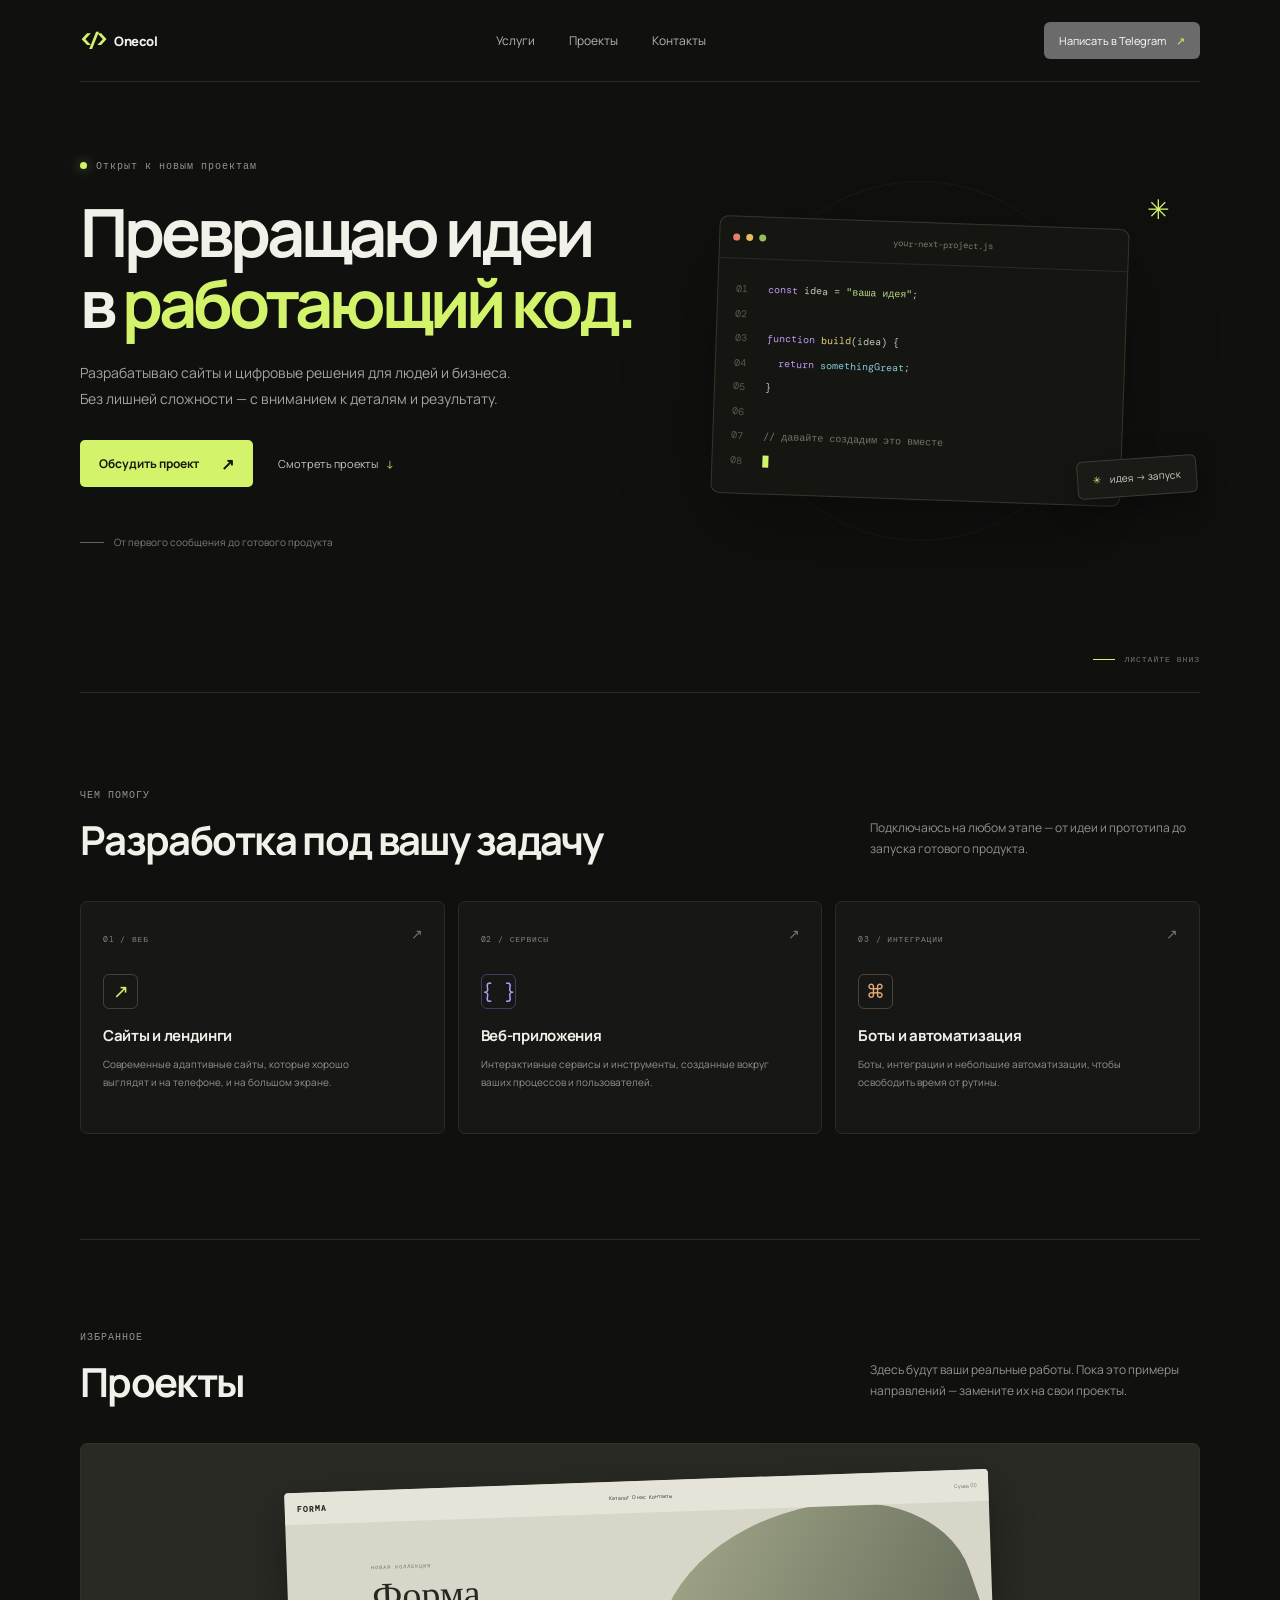
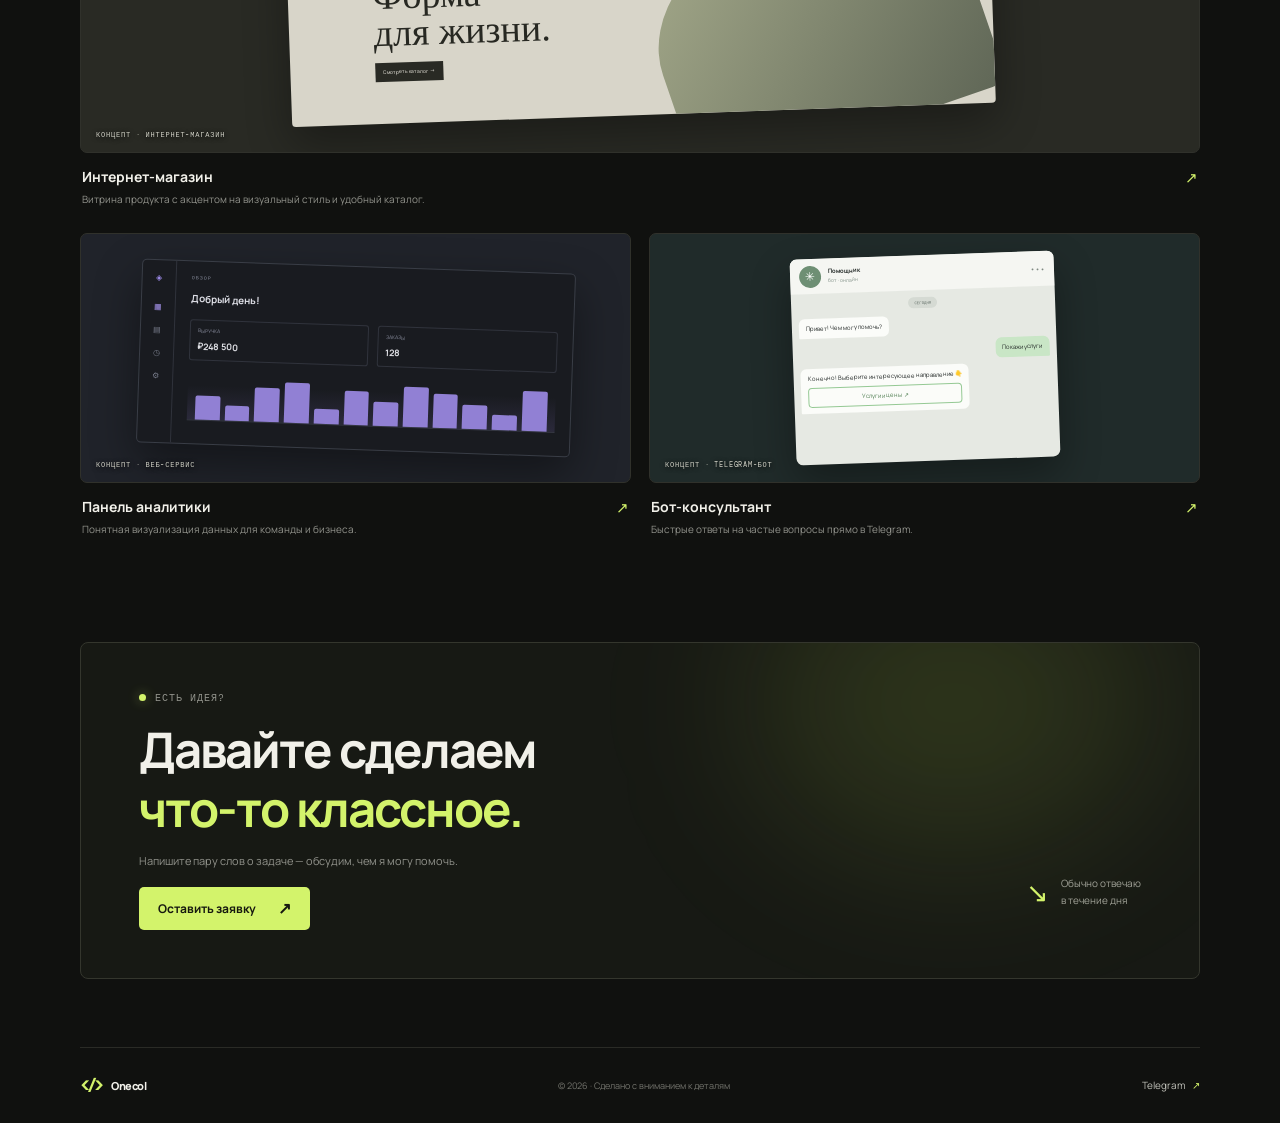
<file: docs/index.html>
<!DOCTYPE html>
<html lang="ru">
<head>
    <meta charset="UTF-8">
    <meta name="viewport" content="width=device-width, initial-scale=1.0">
    <meta name="description" content="Разработка сайтов, веб-сервисов и автоматизаций. Обсудим вашу задачу в Telegram.">
    <meta name="theme-color" content="#10110f">
    <link rel="icon" type="image/png" href="./logo.png">
    <link rel="apple-touch-icon" href="./logo.png">
    <meta property="og:image" content="./logo.png">
    <meta name="twitter:image" content="./logo.png">
    <title>Разработка сайтов и сервисов — портфолио</title>
    <link rel="preconnect" href="https://fonts.googleapis.com">
    <link rel="preconnect" href="https://fonts.gstatic.com" crossorigin>
    <link href="https://fonts.googleapis.com/css2?family=DM+Mono:wght@400;500&family=Manrope:wght@400;500;600;700;800&display=swap" rel="stylesheet">
    <link rel="stylesheet" href="index.css">
</head>
<body>
    <header class="site-header">
        <a class="brand" href="#top" aria-label="На главную">
            <span class="brand-mark" aria-hidden="true">&lt;/&gt;</span>
            <span>Onecol<span class="brand-muted">
        </a>
        <nav class="navigation" aria-label="Основная навигация">
            <a href="#services">Услуги</a>
            <a href="#projects">Проекты</a>
            <a href="#contact">Контакты</a>
        </nav>
        <button class="header-contact" type="button" data-open-order>
            Написать в Telegram <span aria-hidden="true">↗</span>
        </button>
    </header>

    <main id="top">
        <section class="hero section-wrap">
            <div class="hero-copy">
                <p class="eyebrow"><span class="status-dot"></span> Открыт к новым проектам</p>
                <h1>Превращаю идеи<br>в <span class="accent-text">работающий код.</span></h1>
                <p class="hero-description">Разрабатываю сайты и цифровые решения для людей и бизнеса. Без лишней сложности — с вниманием к деталям и результату.</p>
                <div class="hero-actions">
                    <button class="button button-primary" type="button" data-open-order>Обсудить проект <span aria-hidden="true">↗</span></button>
                    <a class="text-link" href="#projects">Смотреть проекты <span aria-hidden="true">↓</span></a>
                </div>
                <div class="hero-note"><span class="note-line"></span> От первого сообщения до готового продукта</div>
            </div>
            <div class="hero-art" aria-label="Декоративная иллюстрация кода" role="img">
                <div class="orbit orbit-one"></div>
                <div class="orbit orbit-two"></div>
                <div class="code-window">
                    <div class="window-top"><span></span><span></span><span></span><small>your-next-project.js</small></div>
                    <div class="code-lines" aria-hidden="true">
                        <p><i>01</i><span class="code-purple">const</span> idea = <span class="code-green">"ваша идея"</span>;</p>
                        <p><i>02</i></p>
                        <p><i>03</i><span class="code-purple">function</span> <span class="code-yellow">build</span>(idea) {</p>
                        <p><i>04</i>&nbsp;&nbsp;<span class="code-purple">return</span> <span class="code-blue">somethingGreat</span>;</p>
                        <p><i>05</i>}</p>
                        <p><i>06</i></p>
                        <p><i>07</i><span class="code-comment">// давайте создадим это вместе</span></p>
                        <p><i>08</i><span class="cursor"></span></p>
                    </div>
                </div>
                <div class="floating-tag"><span class="tag-spark">✳</span> идея → запуск</div>
                <div class="hero-star" aria-hidden="true">✳</div>
            </div>
            <a class="scroll-cue" href="#services" aria-label="Прокрутить к услугам"><span></span> ЛИСТАЙТЕ ВНИЗ</a>
        </section>

        <section class="services section-wrap" id="services">
            <div class="section-heading">
                <div>
                    <p class="eyebrow">ЧЕМ ПОМОГУ</p>
                    <h2>Разработка под вашу задачу</h2>
                </div>
                <p class="section-intro">Подключаюсь на любом этапе — от идеи и прототипа до запуска готового продукта.</p>
            </div>
            <div class="service-grid">
                <article class="service-card">
                    <span class="service-number">01 / ВЕБ</span>
                    <div class="service-icon" aria-hidden="true">↗</div>
                    <h3>Сайты и лендинги</h3>
                    <p>Современные адаптивные сайты, которые хорошо выглядят и на телефоне, и на большом экране.</p>
                    <span class="service-arrow" aria-hidden="true">↗</span>
                </article>
                <article class="service-card">
                    <span class="service-number">02 / СЕРВИСЫ</span>
                    <div class="service-icon service-icon-purple" aria-hidden="true">{ }</div>
                    <h3>Веб-приложения</h3>
                    <p>Интерактивные сервисы и инструменты, созданные вокруг ваших процессов и пользователей.</p>
                    <span class="service-arrow" aria-hidden="true">↗</span>
                </article>
                <article class="service-card">
                    <span class="service-number">03 / ИНТЕГРАЦИИ</span>
                    <div class="service-icon service-icon-orange" aria-hidden="true">⌘</div>
                    <h3>Боты и автоматизация</h3>
                    <p>Боты, интеграции и небольшие автоматизации, чтобы освободить время от рутины.</p>
                    <span class="service-arrow" aria-hidden="true">↗</span>
                </article>
            </div>
        </section>

        <section class="projects section-wrap" id="projects">
            <div class="section-heading">
                <div>
                    <p class="eyebrow">ИЗБРАННОЕ</p>
                    <h2>Проекты</h2>
                </div>
                <p class="section-intro">Здесь будут ваши реальные работы. Пока это примеры направлений — замените их на свои проекты.</p>
            </div>
            <div class="project-grid">
                <article class="project-card project-large">
                    <div class="project-preview preview-shop">
                        <div class="mock-shop">
                            <div class="mock-shop-nav"><b>FORMA</b><span>Каталог&nbsp;&nbsp; О нас&nbsp;&nbsp; Контакты</span><span class="mock-bag">Сумка (0)</span></div>
                            <div class="mock-shop-body">
                                <span class="mock-label">НОВАЯ КОЛЛЕКЦИЯ</span>
                                <strong>Форма<br>для жизни.</strong>
                                <span class="mock-shop-button">Смотреть каталог&nbsp; →</span>
                                <div class="mock-shape"></div>
                            </div>
                        </div>
                        <span class="preview-caption">КОНЦЕПТ · ИНТЕРНЕТ-МАГАЗИН</span>
                    </div>
                    <div class="project-info"><div><h3>Интернет-магазин</h3><p>Витрина продукта с акцентом на визуальный стиль и удобный каталог.</p></div><span class="project-link" aria-hidden="true">↗</span></div>
                </article>
                <article class="project-card">
                    <div class="project-preview preview-dashboard">
                        <div class="dashboard-ui">
                            <div class="dashboard-sidebar"><span class="dash-logo">◈</span><span class="dash-active">▦</span><span>▤</span><span>◷</span><span>⚙</span></div>
                            <div class="dashboard-content"><span class="dash-overline">ОБЗОР</span><b>Добрый день!</b><div class="dash-stats"><span>ВЫРУЧКА<strong>₽248 500</strong></span><span>ЗАКАЗЫ<strong>128</strong></span></div><div class="chart"><i></i><i></i><i></i><i></i><i></i><i></i><i></i><i></i><i></i><i></i><i></i><i></i></div></div>
                        </div>
                        <span class="preview-caption">КОНЦЕПТ · ВЕБ-СЕРВИС</span>
                    </div>
                    <div class="project-info"><div><h3>Панель аналитики</h3><p>Понятная визуализация данных для команды и бизнеса.</p></div><span class="project-link" aria-hidden="true">↗</span></div>
                </article>
                <article class="project-card">
                    <div class="project-preview preview-bot">
                        <div class="bot-chat">
                            <div class="bot-top"><span class="bot-avatar">✳</span><span><b>Помощник</b><small>бот · онлайн</small></span><span class="bot-menu">•••</span></div>
                            <div class="chat-date">СЕГОДНЯ</div>
                            <div class="chat-bubble">Привет! Чем могу помочь?</div>
                            <div class="chat-bubble chat-bubble-user">Покажи услуги</div>
                            <div class="chat-bubble">Конечно! Выберите интересующее направление 👇<div class="chat-button">Услуги и цены&nbsp; ↗</div></div>
                        </div>
                        <span class="preview-caption">КОНЦЕПТ · TELEGRAM-БОТ</span>
                    </div>
                    <div class="project-info"><div><h3>Бот-консультант</h3><p>Быстрые ответы на частые вопросы прямо в Telegram.</p></div><span class="project-link" aria-hidden="true">↗</span></div>
                </article>
            </div>
        </section>

        <section class="contact section-wrap" id="contact">
            <div class="contact-glow" aria-hidden="true"></div>
            <div class="contact-content">
                <p class="eyebrow"><span class="status-dot"></span> ЕСТЬ ИДЕЯ?</p>
                <h2>Давайте сделаем<br><span class="accent-text">что-то классное.</span></h2>
                <p>Напишите пару слов о задаче — обсудим, чем я могу помочь.</p>
                <button class="button button-primary contact-button" type="button" data-open-order>Оставить заявку <span aria-hidden="true">↗</span></button>
            </div>
            <div class="contact-aside"><span class="aside-mark" aria-hidden="true">↘</span><span>Обычно отвечаю<br>в течение дня</span></div>
        </section>
    </main>

    <footer class="site-footer">
        <a class="brand footer-brand" href="#top"><span class="brand-mark" aria-hidden="true">&lt;/&gt;</span><span>Onecol<span class="brand-muted"></a>
        <span class="footer-copy">© 2026 · Сделано с вниманием к деталям</span>
        <a class="footer-telegram" href="https://t.me/Onecolzakaz_bot" target="_blank" rel="noopener noreferrer">Telegram <span aria-hidden="true">↗</span></a>
    </footer>

    <div class="order-modal" id="order-modal" aria-hidden="true">
        <div class="order-backdrop" data-close-order></div>
        <section class="order-dialog" role="dialog" aria-modal="true" aria-labelledby="order-title">
            <button class="order-close" type="button" aria-label="Закрыть" data-close-order>&times;</button>
            <p class="eyebrow">НОВАЯ ЗАЯВКА</p>
            <h2 id="order-title">Расскажите о задаче</h2>
            <form id="order-form">
                <label>
                    Ваше имя
                    <input name="name" autocomplete="name" minlength="2" required placeholder="Как к вам обращаться?">
                </label>
                <label>
                    Контакт для связи
                    <input name="contact" autocomplete="tel" minlength="3" required placeholder="Telegram, телефон или email">
                </label>
                <label>
                    Что нужно сделать
                    <textarea name="description" minlength="10" required rows="5" placeholder="Опишите задачу, сроки и примерный бюджет"></textarea>
                </label>
                <button class="button button-primary order-submit" type="submit">Отправить заявку <span aria-hidden="true">↗</span></button>
                <p class="order-status" id="order-status" role="status"></p>
            </form>
        </section>
    </div>

    <script>
        const orderModal = document.getElementById("order-modal");
        const orderForm = document.getElementById("order-form");
        const orderStatus = document.getElementById("order-status");
        const openButtons = document.querySelectorAll("[data-open-order]");
        const closeButtons = document.querySelectorAll("[data-close-order]");

        function openOrderModal() {
            orderModal.classList.add("is-open");
            orderModal.setAttribute("aria-hidden", "false");
            document.body.classList.add("modal-open");
            orderForm.elements.name.focus();
        }

        function closeOrderModal() {
            orderModal.classList.remove("is-open");
            orderModal.setAttribute("aria-hidden", "true");
            document.body.classList.remove("modal-open");
        }

        openButtons.forEach((button) => button.addEventListener("click", openOrderModal));
        closeButtons.forEach((button) => button.addEventListener("click", closeOrderModal));

        document.addEventListener("keydown", (event) => {
            if (event.key === "Escape") closeOrderModal();
        });

        orderForm.addEventListener("submit", (event) => {
            event.preventDefault();
            const payload = Object.fromEntries(new FormData(orderForm));
            const message = [
                "Новая заявка с сайта:",
                `Имя: ${payload.name}`,
                `Контакт: ${payload.contact}`,
                `Задача: ${payload.description}`
            ].join("\n");
            navigator.clipboard?.writeText(message).catch(() => {});
            orderStatus.textContent = "Текст заявки скопирован. Открываем Telegram...";
            window.open(
                `https://t.me/Onecolzakaz_bot?start=${encodeURIComponent("заказ")}`,
                "_blank",
                "noopener,noreferrer"
            );
            orderStatus.textContent = "Напишите боту текст заявки из формы.";
        });
    </script>
</body>
</html>
</file>
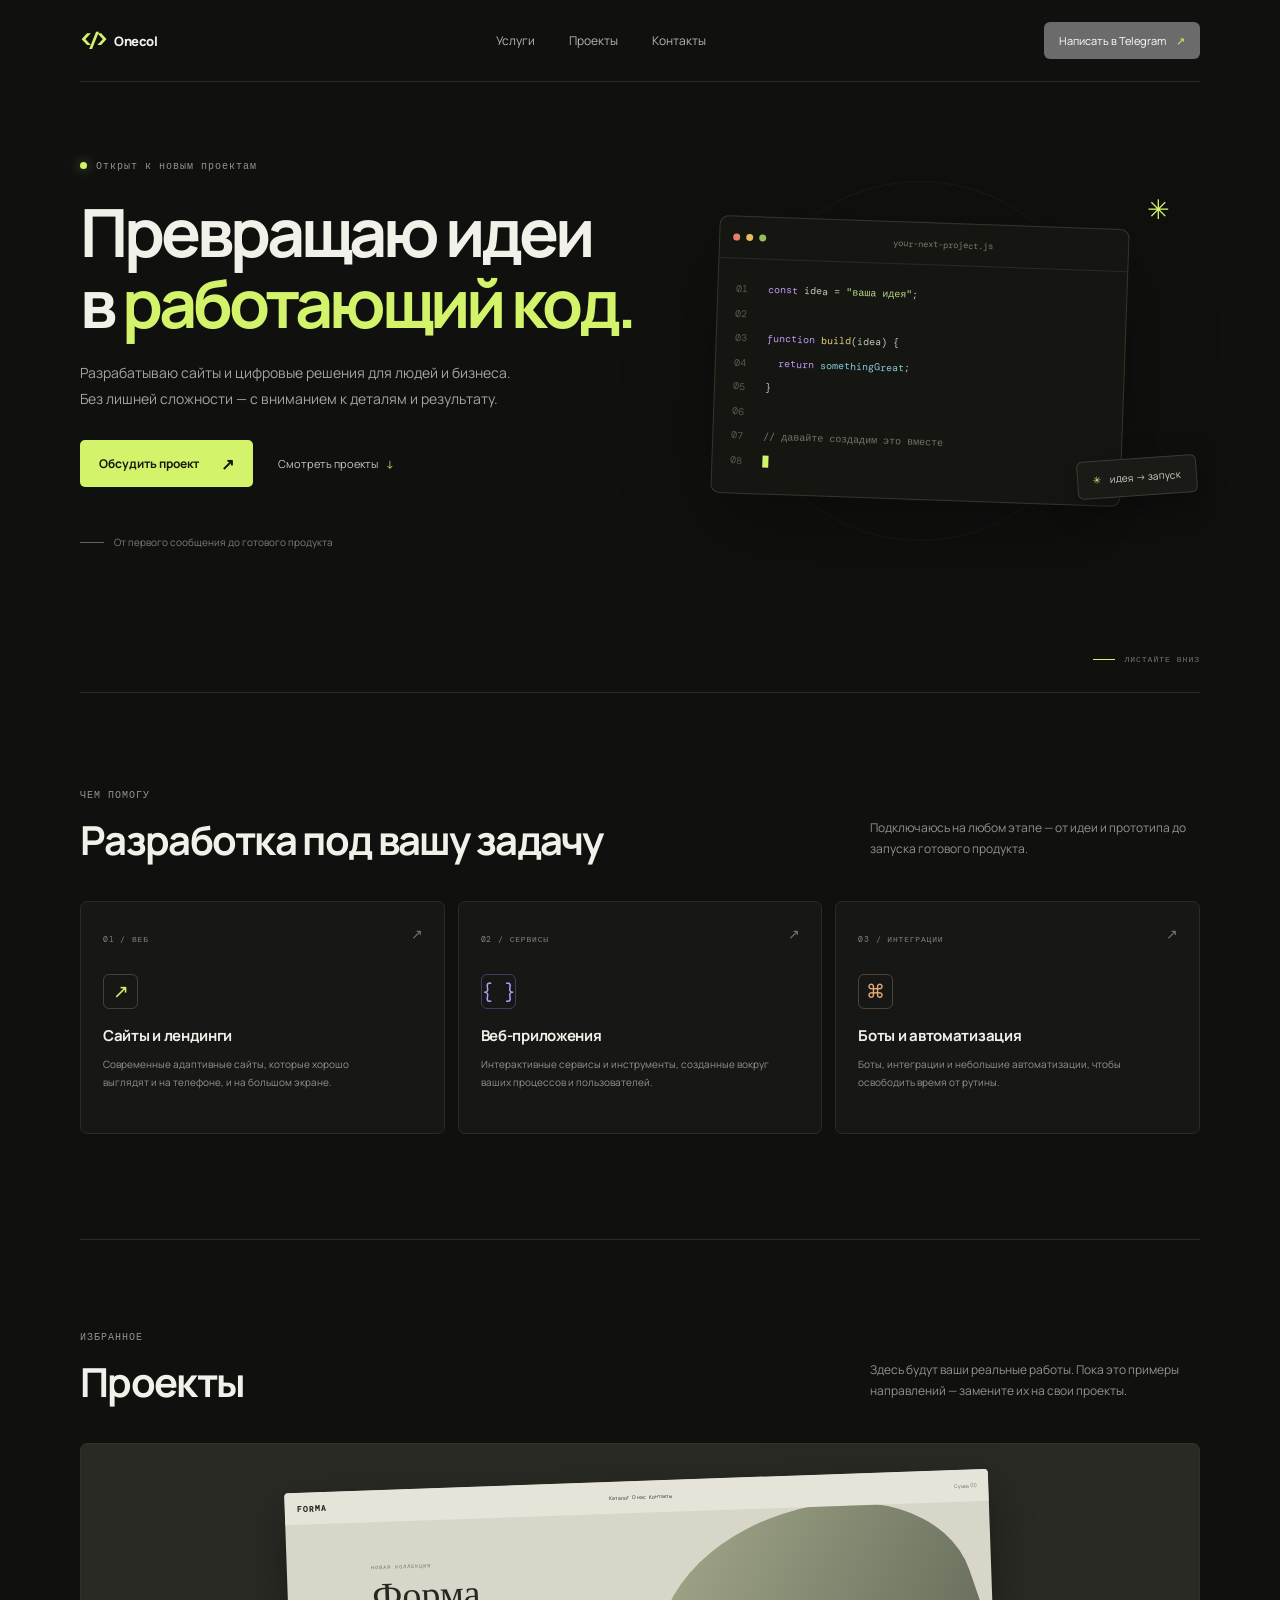
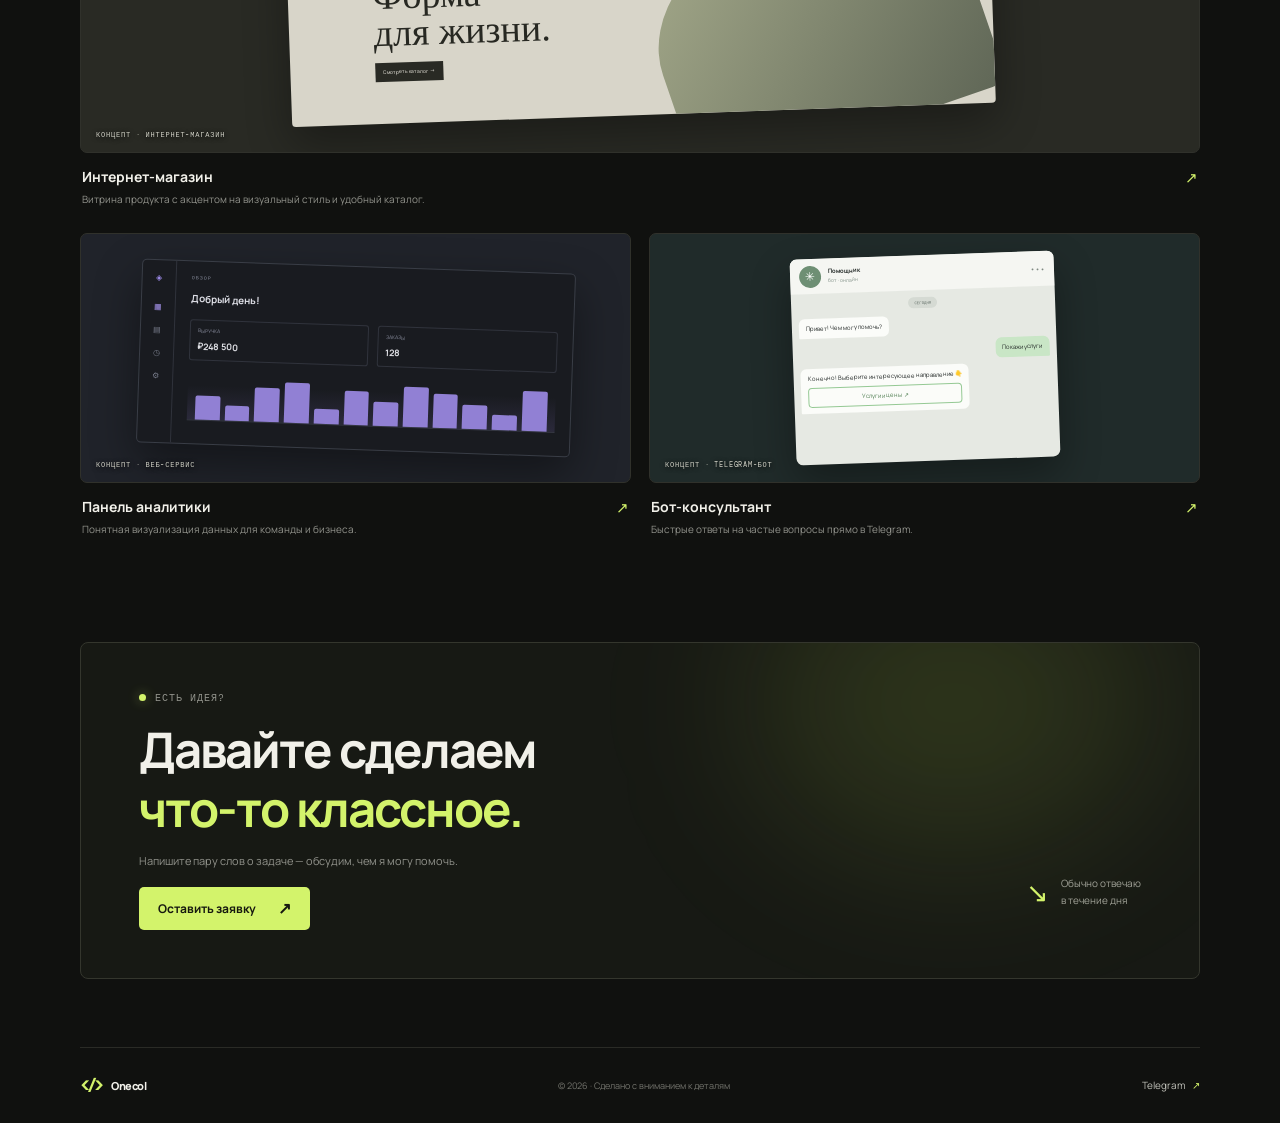
<file: site/index.html>
<!DOCTYPE html>
<html lang="ru">
<head>
    <meta charset="UTF-8">
    <meta name="viewport" content="width=device-width, initial-scale=1.0">
    <meta name="description" content="Разработка сайтов, веб-сервисов и автоматизаций. Обсудим вашу задачу в Telegram.">
    <meta name="theme-color" content="#10110f">
    <title>Разработка сайтов и сервисов — портфолио</title>
    <link rel="preconnect" href="https://fonts.googleapis.com">
    <link rel="preconnect" href="https://fonts.gstatic.com" crossorigin>
    <link href="https://fonts.googleapis.com/css2?family=DM+Mono:wght@400;500&family=Manrope:wght@400;500;600;700;800&display=swap" rel="stylesheet">
    <link rel="stylesheet" href="index.css">
</head>
<body>
    <header class="site-header">
        <a class="brand" href="#top" aria-label="На главную">
            <span class="brand-mark" aria-hidden="true">&lt;/&gt;</span>
            <span>Onecol<span class="brand-muted">
        </a>
        <nav class="navigation" aria-label="Основная навигация">
            <a href="#services">Услуги</a>
            <a href="#projects">Проекты</a>
            <a href="#contact">Контакты</a>
        </nav>
        <button class="header-contact" type="button" data-open-order>
            Написать в Telegram <span aria-hidden="true">↗</span>
        </button>
    </header>

    <main id="top">
        <section class="hero section-wrap">
            <div class="hero-copy">
                <p class="eyebrow"><span class="status-dot"></span> Открыт к новым проектам</p>
                <h1>Превращаю идеи<br>в <span class="accent-text">работающий код.</span></h1>
                <p class="hero-description">Разрабатываю сайты и цифровые решения для людей и бизнеса. Без лишней сложности — с вниманием к деталям и результату.</p>
                <div class="hero-actions">
                    <button class="button button-primary" type="button" data-open-order>Обсудить проект <span aria-hidden="true">↗</span></button>
                    <a class="text-link" href="#projects">Смотреть проекты <span aria-hidden="true">↓</span></a>
                </div>
                <div class="hero-note"><span class="note-line"></span> От первого сообщения до готового продукта</div>
            </div>
            <div class="hero-art" aria-label="Декоративная иллюстрация кода" role="img">
                <div class="orbit orbit-one"></div>
                <div class="orbit orbit-two"></div>
                <div class="code-window">
                    <div class="window-top"><span></span><span></span><span></span><small>your-next-project.js</small></div>
                    <div class="code-lines" aria-hidden="true">
                        <p><i>01</i><span class="code-purple">const</span> idea = <span class="code-green">"ваша идея"</span>;</p>
                        <p><i>02</i></p>
                        <p><i>03</i><span class="code-purple">function</span> <span class="code-yellow">build</span>(idea) {</p>
                        <p><i>04</i>&nbsp;&nbsp;<span class="code-purple">return</span> <span class="code-blue">somethingGreat</span>;</p>
                        <p><i>05</i>}</p>
                        <p><i>06</i></p>
                        <p><i>07</i><span class="code-comment">// давайте создадим это вместе</span></p>
                        <p><i>08</i><span class="cursor"></span></p>
                    </div>
                </div>
                <div class="floating-tag"><span class="tag-spark">✳</span> идея → запуск</div>
                <div class="hero-star" aria-hidden="true">✳</div>
            </div>
            <a class="scroll-cue" href="#services" aria-label="Прокрутить к услугам"><span></span> ЛИСТАЙТЕ ВНИЗ</a>
        </section>

        <section class="services section-wrap" id="services">
            <div class="section-heading">
                <div>
                    <p class="eyebrow">ЧЕМ ПОМОГУ</p>
                    <h2>Разработка под вашу задачу</h2>
                </div>
                <p class="section-intro">Подключаюсь на любом этапе — от идеи и прототипа до запуска готового продукта.</p>
            </div>
            <div class="service-grid">
                <article class="service-card">
                    <span class="service-number">01 / ВЕБ</span>
                    <div class="service-icon" aria-hidden="true">↗</div>
                    <h3>Сайты и лендинги</h3>
                    <p>Современные адаптивные сайты, которые хорошо выглядят и на телефоне, и на большом экране.</p>
                    <span class="service-arrow" aria-hidden="true">↗</span>
                </article>
                <article class="service-card">
                    <span class="service-number">02 / СЕРВИСЫ</span>
                    <div class="service-icon service-icon-purple" aria-hidden="true">{ }</div>
                    <h3>Веб-приложения</h3>
                    <p>Интерактивные сервисы и инструменты, созданные вокруг ваших процессов и пользователей.</p>
                    <span class="service-arrow" aria-hidden="true">↗</span>
                </article>
                <article class="service-card">
                    <span class="service-number">03 / ИНТЕГРАЦИИ</span>
                    <div class="service-icon service-icon-orange" aria-hidden="true">⌘</div>
                    <h3>Боты и автоматизация</h3>
                    <p>Боты, интеграции и небольшие автоматизации, чтобы освободить время от рутины.</p>
                    <span class="service-arrow" aria-hidden="true">↗</span>
                </article>
            </div>
        </section>

        <section class="projects section-wrap" id="projects">
            <div class="section-heading">
                <div>
                    <p class="eyebrow">ИЗБРАННОЕ</p>
                    <h2>Проекты</h2>
                </div>
                <p class="section-intro">Здесь будут ваши реальные работы. Пока это примеры направлений — замените их на свои проекты.</p>
            </div>
            <div class="project-grid">
                <article class="project-card project-large">
                    <div class="project-preview preview-shop">
                        <div class="mock-shop">
                            <div class="mock-shop-nav"><b>FORMA</b><span>Каталог&nbsp;&nbsp; О нас&nbsp;&nbsp; Контакты</span><span class="mock-bag">Сумка (0)</span></div>
                            <div class="mock-shop-body">
                                <span class="mock-label">НОВАЯ КОЛЛЕКЦИЯ</span>
                                <strong>Форма<br>для жизни.</strong>
                                <span class="mock-shop-button">Смотреть каталог&nbsp; →</span>
                                <div class="mock-shape"></div>
                            </div>
                        </div>
                        <span class="preview-caption">КОНЦЕПТ · ИНТЕРНЕТ-МАГАЗИН</span>
                    </div>
                    <div class="project-info"><div><h3>Интернет-магазин</h3><p>Витрина продукта с акцентом на визуальный стиль и удобный каталог.</p></div><span class="project-link" aria-hidden="true">↗</span></div>
                </article>
                <article class="project-card">
                    <div class="project-preview preview-dashboard">
                        <div class="dashboard-ui">
                            <div class="dashboard-sidebar"><span class="dash-logo">◈</span><span class="dash-active">▦</span><span>▤</span><span>◷</span><span>⚙</span></div>
                            <div class="dashboard-content"><span class="dash-overline">ОБЗОР</span><b>Добрый день!</b><div class="dash-stats"><span>ВЫРУЧКА<strong>₽248 500</strong></span><span>ЗАКАЗЫ<strong>128</strong></span></div><div class="chart"><i></i><i></i><i></i><i></i><i></i><i></i><i></i><i></i><i></i><i></i><i></i><i></i></div></div>
                        </div>
                        <span class="preview-caption">КОНЦЕПТ · ВЕБ-СЕРВИС</span>
                    </div>
                    <div class="project-info"><div><h3>Панель аналитики</h3><p>Понятная визуализация данных для команды и бизнеса.</p></div><span class="project-link" aria-hidden="true">↗</span></div>
                </article>
                <article class="project-card">
                    <div class="project-preview preview-bot">
                        <div class="bot-chat">
                            <div class="bot-top"><span class="bot-avatar">✳</span><span><b>Помощник</b><small>бот · онлайн</small></span><span class="bot-menu">•••</span></div>
                            <div class="chat-date">СЕГОДНЯ</div>
                            <div class="chat-bubble">Привет! Чем могу помочь?</div>
                            <div class="chat-bubble chat-bubble-user">Покажи услуги</div>
                            <div class="chat-bubble">Конечно! Выберите интересующее направление 👇<div class="chat-button">Услуги и цены&nbsp; ↗</div></div>
                        </div>
                        <span class="preview-caption">КОНЦЕПТ · TELEGRAM-БОТ</span>
                    </div>
                    <div class="project-info"><div><h3>Бот-консультант</h3><p>Быстрые ответы на частые вопросы прямо в Telegram.</p></div><span class="project-link" aria-hidden="true">↗</span></div>
                </article>
            </div>
        </section>

        <section class="contact section-wrap" id="contact">
            <div class="contact-glow" aria-hidden="true"></div>
            <div class="contact-content">
                <p class="eyebrow"><span class="status-dot"></span> ЕСТЬ ИДЕЯ?</p>
                <h2>Давайте сделаем<br><span class="accent-text">что-то классное.</span></h2>
                <p>Напишите пару слов о задаче — обсудим, чем я могу помочь.</p>
                <button class="button button-primary contact-button" type="button" data-open-order>Оставить заявку <span aria-hidden="true">↗</span></button>
            </div>
            <div class="contact-aside"><span class="aside-mark" aria-hidden="true">↘</span><span>Обычно отвечаю<br>в течение дня</span></div>
        </section>
    </main>

    <footer class="site-footer">
        <a class="brand footer-brand" href="#top"><span class="brand-mark" aria-hidden="true">&lt;/&gt;</span><span>Onecol<span class="brand-muted"></a>
        <span class="footer-copy">© 2026 · Сделано с вниманием к деталям</span>
        <a class="footer-telegram" href="https://t.me/Onecolzakaz_bot" target="_blank" rel="noopener noreferrer">Telegram <span aria-hidden="true">↗</span></a>
    </footer>

    <div class="order-modal" id="order-modal" aria-hidden="true">
        <div class="order-backdrop" data-close-order></div>
        <section class="order-dialog" role="dialog" aria-modal="true" aria-labelledby="order-title">
            <button class="order-close" type="button" aria-label="Закрыть" data-close-order>&times;</button>
            <p class="eyebrow">НОВАЯ ЗАЯВКА</p>
            <h2 id="order-title">Расскажите о задаче</h2>
            <form id="order-form">
                <label>
                    Ваше имя
                    <input name="name" autocomplete="name" minlength="2" required placeholder="Как к вам обращаться?">
                </label>
                <label>
                    Контакт для связи
                    <input name="contact" autocomplete="tel" minlength="3" required placeholder="Telegram, телефон или email">
                </label>
                <label>
                    Что нужно сделать
                    <textarea name="description" minlength="10" required rows="5" placeholder="Опишите задачу, сроки и примерный бюджет"></textarea>
                </label>
                <button class="button button-primary order-submit" type="submit">Отправить заявку <span aria-hidden="true">↗</span></button>
                <p class="order-status" id="order-status" role="status"></p>
            </form>
        </section>
    </div>

    <script>
        const orderModal = document.getElementById("order-modal");
        const orderForm = document.getElementById("order-form");
        const orderStatus = document.getElementById("order-status");
        const openButtons = document.querySelectorAll("[data-open-order]");
        const closeButtons = document.querySelectorAll("[data-close-order]");

        function openOrderModal() {
            orderModal.classList.add("is-open");
            orderModal.setAttribute("aria-hidden", "false");
            document.body.classList.add("modal-open");
            orderForm.elements.name.focus();
        }

        function closeOrderModal() {
            orderModal.classList.remove("is-open");
            orderModal.setAttribute("aria-hidden", "true");
            document.body.classList.remove("modal-open");
        }

        openButtons.forEach((button) => button.addEventListener("click", openOrderModal));
        closeButtons.forEach((button) => button.addEventListener("click", closeOrderModal));

        document.addEventListener("keydown", (event) => {
            if (event.key === "Escape") closeOrderModal();
        });

        orderForm.addEventListener("submit", async (event) => {
            event.preventDefault();
            const submitButton = orderForm.querySelector("button[type='submit']");
            submitButton.disabled = true;
            orderStatus.textContent = "Отправляем...";
            const payload = Object.fromEntries(new FormData(orderForm));

            try {
                const response = await fetch("/api/orders", {
                    method: "POST",
                    headers: { "Content-Type": "application/json" },
                    body: JSON.stringify(payload)
                });
                const result = await response.json();
                if (!response.ok) throw new Error(result.error || "Не удалось отправить заявку.");

                orderStatus.textContent = `Заявка #${result.order_id} отправлена. Я скоро свяжусь с вами.`;
                orderForm.reset();
            } catch (error) {
                orderStatus.textContent = error.message;
            } finally {
                submitButton.disabled = false;
            }
        });
    </script>
</body>
</html>
</file>
<file: docs/index.css>
:root {
    color-scheme: dark;
    --bg: #10110f;
    --panel: #171815;
    --panel-light: #1d1e1a;
    --text: #f1f0e9;
    --muted: #92938c;
    --line: #2a2b26;
    --lime: #d3f36b;
    --purple: #b19cf5;
    --mono: "DM Mono", monospace;
    --sans: "Manrope", sans-serif;
}

* {
    box-sizing: border-box;
}

html {
    scroll-behavior: smooth;
    scroll-padding-top: 90px;
}

body {
    margin: 0;
    background: var(--bg);
    color: var(--text);
    font-family: var(--sans);
    -webkit-font-smoothing: antialiased;
}

a {
    color: inherit;
    text-decoration: none;
}

.site-header,
.site-footer {
    width: min(1120px, calc(100% - 64px));
    margin: 0 auto;
    display: flex;
    align-items: center;
    justify-content: space-between;
}

.site-header {
    height: 82px;
    border-bottom: 1px solid var(--line);
}

.brand {
    display: inline-flex;
    align-items: center;
    gap: 10px;
    font-size: 13px;
    font-weight: 800;
    letter-spacing: -.4px;
}

.brand-mark {
    color: var(--lime);
    font-family: var(--mono);
    font-size: 19px;
    letter-spacing: -3px;
}

.brand-muted {
    color: var(--muted);
    font-weight: 500;
}

.navigation {
    display: flex;
    gap: 34px;
    color: #b6b7af;
    font-size: 12px;
}

.navigation a,
.footer-telegram {
    transition: color .2s ease;
}

.navigation a:hover,
.footer-telegram:hover {
    color: var(--lime);
}

.header-contact {
    padding: 11px 15px;
    border: 1px solid #3b3c35;
    border-radius: 6px;
    font-size: 11px;
    transition: border-color .2s ease, color .2s ease;
}

.header-contact,
.hero-actions button,
.contact-button {
    border: 0;
    font-family: var(--sans);
    cursor: pointer;
}

.header-contact span {
    margin-left: 8px;
    color: var(--lime);
}

.header-contact:hover {
    border-color: var(--lime);
}

.section-wrap {
    width: min(1120px, calc(100% - 64px));
    margin: 0 auto;
}

.hero {
    min-height: 610px;
    position: relative;
    display: grid;
    grid-template-columns: 1fr 1fr;
    align-items: center;
    padding-top: 23px;
    padding-bottom: 75px;
}

.hero-copy {
    position: relative;
    z-index: 1;
    padding-bottom: 14px;
}

.eyebrow {
    display: flex;
    align-items: center;
    gap: 9px;
    margin: 0 0 24px;
    color: var(--muted);
    font-family: var(--mono);
    font-size: 10px;
    letter-spacing: 1px;
}

.status-dot {
    width: 7px;
    height: 7px;
    border-radius: 50%;
    background: var(--lime);
    box-shadow: 0 0 12px #d3f36b77;
}

h1,
h2,
h3,
p {
    margin-top: 0;
}

.hero h1 {
    margin-bottom: 22px;
    font-size: clamp(42px, 5.2vw, 67px);
    line-height: 1.07;
    letter-spacing: -4px;
    font-weight: 700;
}

.accent-text {
    color: var(--lime);
}

.hero-description {
    max-width: 450px;
    margin-bottom: 28px;
    color: #a4a59e;
    font-size: 14px;
    line-height: 1.85;
}

.hero-actions {
    display: flex;
    align-items: center;
    gap: 25px;
}

.button {
    min-height: 47px;
    display: inline-flex;
    justify-content: center;
    align-items: center;
    gap: 22px;
    padding: 0 19px;
    border-radius: 5px;
    font-size: 12px;
    font-weight: 700;
    transition: transform .2s ease, background .2s ease;
}

.button:hover {
    transform: translateY(-2px);
}

.button-primary {
    background: var(--lime);
    color: #16180f;
}

.button-primary:hover {
    background: #e0ff7a;
}

.button span {
    font-size: 16px;
}

.text-link {
    color: #c6c7bf;
    font-size: 11px;
}

.text-link span {
    margin-left: 6px;
    color: var(--lime);
}

.hero-note {
    display: flex;
    align-items: center;
    gap: 10px;
    margin-top: 48px;
    color: #7d7e77;
    font-size: 10px;
}

.note-line {
    width: 24px;
    height: 1px;
    background: #62645b;
}

.hero-art {
    min-height: 390px;
    position: relative;
    display: grid;
    place-items: center;
}

.orbit {
    position: absolute;
    width: 360px;
    height: 360px;
    border: 1px solid #ffffff0a;
    border-radius: 50%;
}

.orbit-two {
    width: 280px;
    height: 280px;
}

.code-window {
    width: min(100%, 410px);
    position: relative;
    z-index: 1;
    overflow: hidden;
    border: 1px solid #35362f;
    border-radius: 9px;
    background: #151612;
    box-shadow: 0 30px 90px #00000050;
    transform: rotate(2deg);
}

.window-top {
    height: 42px;
    display: flex;
    align-items: center;
    gap: 6px;
    padding: 0 13px;
    border-bottom: 1px solid #292a25;
}

.window-top > span {
    width: 7px;
    height: 7px;
    border-radius: 50%;
    background: #54554d;
}

.window-top > span:first-child {
    background: #e57e6c;
}

.window-top > span:nth-child(2) {
    background: #e9bd5e;
}

.window-top > span:nth-child(3) {
    background: #94bd5b;
}

.window-top small {
    margin: 0 auto;
    color: #777970;
    font-family: var(--mono);
    font-size: 9px;
}

.code-lines {
    padding: 18px 18px 20px;
    color: #c4c5bd;
    font-family: var(--mono);
    font-size: 10px;
    line-height: 2.45;
}

.code-lines p {
    margin: 0;
    white-space: nowrap;
}

.code-lines i {
    display: inline-block;
    width: 32px;
    color: #575950;
    font-style: normal;
}

.code-purple {
    color: #ba9af6;
}

.code-green {
    color: #b6d887;
}

.code-yellow {
    color: #e6cc7a;
}

.code-blue {
    color: #84c9d5;
}

.code-comment {
    color: #73756d;
}

.cursor {
    display: inline-block;
    width: 6px;
    height: 12px;
    vertical-align: middle;
    background: var(--lime);
}

.floating-tag {
    position: absolute;
    z-index: 2;
    right: 3px;
    bottom: 60px;
    padding: 11px 15px;
    border: 1px solid #3a3b33;
    border-radius: 6px;
    background: #1a1b17;
    color: #d0d1c9;
    font-size: 10px;
    box-shadow: 0 10px 30px #0005;
    transform: rotate(-4deg);
}

.tag-spark {
    margin-right: 7px;
    color: var(--lime);
}

.hero-star {
    position: absolute;
    top: 24px;
    right: 30px;
    color: var(--lime);
    font-size: 27px;
}

.scroll-cue {
    position: absolute;
    right: 0;
    bottom: 28px;
    display: flex;
    align-items: center;
    gap: 9px;
    color: #73746d;
    font-family: var(--mono);
    font-size: 8px;
    letter-spacing: 1px;
}

.scroll-cue span {
    width: 22px;
    height: 1px;
    background: var(--lime);
}

.services {
    padding-top: 95px;
    padding-bottom: 105px;
    border-top: 1px solid var(--line);
}

.section-heading {
    display: flex;
    justify-content: space-between;
    align-items: end;
    gap: 30px;
    margin-bottom: 37px;
}

.section-heading .eyebrow {
    margin-bottom: 15px;
}

.section-heading h2,
.contact h2 {
    margin: 0;
    font-size: clamp(30px, 3.2vw, 40px);
    line-height: 1.2;
    letter-spacing: -1.7px;
}

.section-intro {
    max-width: 330px;
    margin: 0 0 4px;
    color: var(--muted);
    font-size: 12px;
    line-height: 1.8;
}

.service-grid {
    display: grid;
    grid-template-columns: repeat(3, 1fr);
    gap: 13px;
}

.service-card {
    min-height: 233px;
    position: relative;
    padding: 23px 22px;
    border: 1px solid var(--line);
    border-radius: 7px;
    background: var(--panel);
    transition: border-color .2s ease, transform .2s ease;
}

.service-card:hover {
    transform: translateY(-3px);
    border-color: #505346;
}

.service-number,
.preview-caption {
    color: #818279;
    font-family: var(--mono);
    font-size: 8px;
    letter-spacing: .8px;
}

.service-icon {
    width: 35px;
    height: 35px;
    display: grid;
    place-items: center;
    margin: 27px 0 16px;
    border: 1px solid #3f4530;
    border-radius: 6px;
    color: var(--lime);
    font-family: var(--mono);
    font-size: 19px;
}

.service-icon-purple {
    border-color: #443a5e;
    color: var(--purple);
}

.service-icon-orange {
    border-color: #514133;
    color: #e8ad76;
}

.service-card h3 {
    margin-bottom: 9px;
    font-size: 15px;
    letter-spacing: -.3px;
}

.service-card p {
    max-width: 290px;
    margin-bottom: 0;
    color: var(--muted);
    font-size: 10px;
    line-height: 1.8;
}

.service-arrow {
    position: absolute;
    top: 22px;
    right: 21px;
    color: #74756d;
    font-size: 14px;
}

.projects {
    padding: 90px 0 105px;
    border-top: 1px solid var(--line);
}

.project-grid {
    display: grid;
    grid-template-columns: 1fr 1fr;
    gap: 26px 18px;
}

.project-card {
    min-width: 0;
}

.project-preview {
    height: 250px;
    position: relative;
    display: grid;
    place-items: center;
    overflow: hidden;
    border: 1px solid #30312b;
    border-radius: 7px;
}

.project-large .project-preview {
    height: 250px;
}

.preview-shop {
    background: #292a24;
}

.mock-shop {
    width: 76%;
    height: 73%;
    overflow: hidden;
    border-radius: 4px;
    background: #d8d5c9;
    color: #272822;
    box-shadow: 0 18px 45px #0005;
    transform: rotate(-2deg);
}

.mock-shop-nav {
    height: 32px;
    display: flex;
    align-items: center;
    justify-content: space-between;
    padding: 0 12px;
    background: #e6e3d8;
    font-size: 5px;
}

.mock-shop-nav b {
    font-family: var(--mono);
    font-size: 8px;
    letter-spacing: 1px;
}

.mock-bag {
    color: #6e6f67;
}

.mock-shop-body {
    height: calc(100% - 32px);
    position: relative;
    display: flex;
    flex-direction: column;
    justify-content: center;
    padding-left: 12%;
    overflow: hidden;
}

.mock-label,
.dash-overline {
    position: relative;
    z-index: 1;
    margin-bottom: 7px;
    color: #72736a;
    font-family: var(--mono);
    font-size: 5px;
    letter-spacing: 1px;
}

.mock-shop-body strong {
    position: relative;
    z-index: 1;
    font-family: Georgia, serif;
    font-size: clamp(22px, 3.3vw, 38px);
    font-weight: 400;
    line-height: .96;
}

.mock-shop-button {
    position: relative;
    z-index: 1;
    width: max-content;
    margin-top: 12px;
    padding: 6px 8px;
    background: #292a24;
    color: #f3f0e7;
    font-size: 5px;
}

.mock-shape {
    width: 46%;
    height: 115%;
    position: absolute;
    right: 2%;
    bottom: -16%;
    border-radius: 49% 49% 5% 5%;
    background: linear-gradient(135deg, #a5aa8b, #5f6656);
    transform: rotate(-17deg);
}

.preview-caption {
    position: absolute;
    bottom: 13px;
    left: 15px;
    color: #d0d0c5;
    font-size: 7px;
    text-shadow: 0 1px 5px #000;
}

.preview-dashboard {
    background: #20232a;
}

.dashboard-ui {
    width: 79%;
    height: 74%;
    display: flex;
    overflow: hidden;
    border: 1px solid #393d46;
    border-radius: 5px;
    background: #191b20;
    color: #dcdde4;
    box-shadow: 0 18px 45px #0006;
    transform: rotate(2deg);
}

.dashboard-sidebar {
    width: 34px;
    display: flex;
    flex-direction: column;
    align-items: center;
    gap: 12px;
    padding-top: 11px;
    border-right: 1px solid #30333b;
    color: #777c8a;
    font-size: 8px;
}

.dashboard-sidebar .dash-logo {
    margin-bottom: 6px;
    color: #9c89e8;
}

.dash-active {
    color: #a895f0;
}

.dashboard-content {
    flex: 1;
    padding: 13px 15px;
}

.dash-overline {
    display: block;
    margin-bottom: 4px;
    color: #818594;
    font-size: 5px;
}

.dashboard-content > b {
    font-size: 10px;
}

.dash-stats {
    display: flex;
    gap: 9px;
    margin-top: 12px;
}

.dash-stats span {
    flex: 1;
    padding: 7px;
    border: 1px solid #30333c;
    border-radius: 3px;
    color: #858999;
    font-size: 5px;
}

.dash-stats strong {
    display: block;
    margin-top: 5px;
    color: #dedfe4;
    font-size: 9px;
}

.chart {
    height: 50px;
    display: flex;
    align-items: end;
    gap: 5px;
    margin-top: 10px;
    padding: 6px 8px 0;
    border-bottom: 1px solid #353843;
    background: linear-gradient(0deg, #9b84e522, transparent 70%);
}

.chart i {
    flex: 1;
    height: 35%;
    border-radius: 2px 2px 0 0;
    background: #9180d4;
}

.chart i:nth-child(3n) {
    height: 78%;
}

.chart i:nth-child(3n + 1) {
    height: 56%;
}

.chart i:nth-child(4n) {
    height: 92%;
}

.preview-bot {
    background: #202b2a;
}

.bot-chat {
    width: 48%;
    min-width: 175px;
    height: 83%;
    overflow: hidden;
    border-radius: 7px;
    background: #e6e9e3;
    color: #242a28;
    box-shadow: 0 17px 40px #0005;
    transform: rotate(-2deg);
}

.bot-top {
    height: 35px;
    display: flex;
    align-items: center;
    gap: 7px;
    padding: 0 9px;
    background: #f5f6f2;
}

.bot-avatar {
    width: 22px;
    height: 22px;
    display: grid;
    place-items: center;
    border-radius: 50%;
    background: #6e8f74;
    color: white;
    font-size: 12px;
}

.bot-top b,
.bot-top small {
    display: block;
    font-size: 6px;
}

.bot-top small {
    margin-top: 2px;
    color: #819087;
    font-size: 5px;
}

.bot-menu {
    margin-left: auto;
    color: #7f8982;
    font-size: 8px;
}

.chat-date {
    width: max-content;
    margin: 7px auto;
    padding: 3px 6px;
    border-radius: 9px;
    background: #d5dad3;
    color: #66726b;
    font-family: var(--mono);
    font-size: 4px;
}

.chat-bubble {
    width: max-content;
    max-width: 83%;
    margin: 5px 7px;
    padding: 6px 7px;
    border-radius: 6px 6px 6px 1px;
    background: #fbfcf9;
    font-size: 6px;
}

.chat-bubble-user {
    margin-left: auto;
    border-radius: 6px 6px 1px 6px;
    background: #c9e6c6;
}

.chat-button {
    margin-top: 5px;
    padding: 5px;
    border: 1px solid #95c994;
    border-radius: 4px;
    color: #507f53;
    text-align: center;
}

.project-info {
    display: flex;
    justify-content: space-between;
    align-items: flex-start;
    padding: 14px 2px 0;
}

.project-info h3 {
    margin-bottom: 5px;
    font-size: 14px;
}

.project-info p {
    margin-bottom: 0;
    color: var(--muted);
    font-size: 10px;
    line-height: 1.6;
}

.project-link {
    color: var(--lime);
    font-size: 15px;
}

.contact {
    min-height: 325px;
    position: relative;
    display: flex;
    align-items: center;
    justify-content: space-between;
    overflow: hidden;
    margin-bottom: 68px;
    padding: 48px 58px;
    border: 1px solid #34362d;
    border-radius: 8px;
    background: #171914;
}

.contact-glow {
    width: 400px;
    height: 300px;
    position: absolute;
    top: -90px;
    right: 4%;
    border-radius: 50%;
    background: #c4ec5320;
    filter: blur(80px);
    pointer-events: none;
}

.contact-content,
.contact-aside {
    position: relative;
    z-index: 1;
}

.contact .eyebrow {
    margin-bottom: 17px;
}

.contact h2 {
    font-size: clamp(35px, 4vw, 49px);
    letter-spacing: -2px;
}

.contact-content > p:not(.eyebrow) {
    margin: 14px 0 19px;
    color: var(--muted);
    font-size: 11px;
}

.contact-button {
    min-height: 43px;
}

.contact-aside {
    display: flex;
    align-items: center;
    gap: 12px;
    align-self: flex-end;
    margin-bottom: 15px;
    color: #a2a399;
    font-size: 10px;
    line-height: 1.7;
}

.aside-mark {
    color: var(--lime);
    font-size: 27px;
}

.site-footer {
    min-height: 76px;
    border-top: 1px solid var(--line);
}

.footer-brand {
    font-size: 11px;
}

.footer-brand .brand-mark {
    font-size: 16px;
}

.footer-copy {
    color: #73746d;
    font-size: 9px;
}

.footer-telegram {
    color: #c1c2ba;
    font-size: 10px;
}

.footer-telegram span {
    margin-left: 5px;
    color: var(--lime);
}

@media (min-width: 1200px) {
    .project-large {
        grid-column: span 2;
    }

    .project-large .project-preview {
        height: 310px;
    }

    .project-large .mock-shop {
        width: 63%;
        height: 76%;
    }
}

@media (max-width: 760px) {
    .site-header,
    .site-footer,
    .section-wrap {
        width: min(100% - 40px, 540px);
    }

    .site-header {
        height: 70px;
    }

    .navigation {
        display: none;
    }

    .header-contact {
        padding: 9px 10px;
        font-size: 9px;
    }

    .hero {
        min-height: auto;
        grid-template-columns: 1fr;
        padding-top: 72px;
        padding-bottom: 86px;
    }

    .hero h1 {
        font-size: clamp(43px, 11vw, 61px);
        letter-spacing: -3px;
    }

    .hero-description {
        max-width: 440px;
        font-size: 13px;
    }

    .hero-note {
        margin-top: 30px;
    }

    .hero-art {
        min-height: 330px;
        margin-top: 10px;
    }

    .orbit {
        width: 300px;
        height: 300px;
    }

    .orbit-two {
        width: 225px;
        height: 225px;
    }

    .code-window {
        width: min(100%, 380px);
    }

    .floating-tag {
        right: 1%;
        bottom: 40px;
    }

    .hero-star {
        top: 8px;
        right: 10px;
    }

    .scroll-cue {
        bottom: 27px;
    }

    .services,
    .projects {
        padding-top: 70px;
        padding-bottom: 75px;
    }

    .section-heading {
        display: block;
        margin-bottom: 27px;
    }

    .section-intro {
        margin-top: 13px;
    }

    .service-grid {
        grid-template-columns: 1fr;
        gap: 10px;
    }

    .service-card {
        min-height: 205px;
        padding: 20px;
    }

    .service-icon {
        margin-top: 22px;
    }

    .project-grid {
        grid-template-columns: 1fr;
        gap: 25px;
    }

    .project-preview,
    .project-large .project-preview {
        height: 235px;
    }

    .project-large .mock-shop {
        width: 76%;
    }

    .contact {
        min-height: 330px;
        margin-bottom: 48px;
        padding: 35px 25px;
    }

    .contact-aside {
        position: absolute;
        right: 20px;
        bottom: 20px;
        margin: 0;
        font-size: 8px;
    }

    .contact-content > p:not(.eyebrow) {
        max-width: 270px;
        line-height: 1.7;
    }

    .site-footer {
        min-height: 70px;
    }

    .footer-copy {
        display: none;
    }
}

@media (max-width: 390px) {
    .site-header,
    .site-footer,
    .section-wrap {
        width: calc(100% - 32px);
    }

    .brand {
        gap: 7px;
        font-size: 11px;
    }

    .header-contact {
        padding: 8px;
        font-size: 8px;
    }

    .hero-actions {
        gap: 15px;
    }

    .button {
        gap: 12px;
        padding: 0 13px;
        font-size: 10px;
    }

    .text-link {
        font-size: 10px;
    }

    .code-lines {
        padding-right: 10px;
        padding-left: 10px;
        font-size: 8px;
    }

    .code-lines i {
        width: 24px;
    }

    .contact {
        padding-right: 18px;
        padding-left: 18px;
    }
}

@media (prefers-reduced-motion: reduce) {
    *,
    *::before,
    *::after {
        scroll-behavior: auto !important;
        transition-duration: .01ms !important;
    }
}

.header-contact,
.hero-actions button,
.contact-button {
    border: 0;
    font-family: var(--sans);
    cursor: pointer;
}

.modal-open {
    overflow: hidden;
}

.order-modal {
    position: fixed;
    inset: 0;
    z-index: 100;
    display: grid;
    place-items: center;
    padding: 24px;
    visibility: hidden;
    opacity: 0;
    transition: opacity .2s ease, visibility .2s ease;
}

.order-modal.is-open {
    visibility: visible;
    opacity: 1;
}

.order-backdrop {
    position: absolute;
    inset: 0;
    background: rgba(8, 9, 7, .82);
    backdrop-filter: blur(10px);
}

.order-dialog {
    width: min(520px, 100%);
    max-height: calc(100vh - 48px);
    position: relative;
    z-index: 1;
    overflow-y: auto;
    padding: 34px;
    border: 1px solid #3b3d33;
    border-radius: 10px;
    background: var(--panel);
    box-shadow: 0 30px 100px rgba(0, 0, 0, .55);
}

.order-dialog .eyebrow {
    margin-bottom: 12px;
}

.order-dialog h2 {
    margin: 0 0 24px;
    font-size: 34px;
    letter-spacing: -1.5px;
}

.order-close {
    width: 34px;
    height: 34px;
    position: absolute;
    top: 18px;
    right: 18px;
    display: grid;
    place-items: center;
    border: 1px solid var(--line);
    border-radius: 50%;
    background: transparent;
    color: var(--muted);
    font-size: 22px;
    cursor: pointer;
}

.order-close:hover {
    border-color: var(--lime);
    color: var(--lime);
}

.order-dialog form {
    display: grid;
    gap: 16px;
}

.order-dialog label {
    display: grid;
    gap: 8px;
    color: #c5c6bd;
    font-size: 12px;
    font-weight: 700;
}

.order-dialog input,
.order-dialog textarea {
    width: 100%;
    border: 1px solid #383a32;
    border-radius: 6px;
    background: #12130f;
    color: var(--text);
    font: 13px var(--sans);
    outline: none;
}

.order-dialog input {
    height: 48px;
    padding: 0 14px;
}

.order-dialog textarea {
    resize: vertical;
    min-height: 118px;
    padding: 13px 14px;
}

.order-dialog input:focus,
.order-dialog textarea:focus {
    border-color: var(--lime);
}

.order-dialog input::placeholder,
.order-dialog textarea::placeholder {
    color: #72746c;
}

.order-submit {
    width: 100%;
    margin-top: 4px;
    border: 0;
    cursor: pointer;
}

.order-submit:disabled {
    cursor: wait;
    opacity: .65;
}

.order-status {
    min-height: 18px;
    margin: 0;
    color: var(--lime);
    font-size: 12px;
    line-height: 1.5;
}
</file>
<file: site/index.css>
:root {
    color-scheme: dark;
    --bg: #10110f;
    --panel: #171815;
    --panel-light: #1d1e1a;
    --text: #f1f0e9;
    --muted: #92938c;
    --line: #2a2b26;
    --lime: #d3f36b;
    --purple: #b19cf5;
    --mono: "DM Mono", monospace;
    --sans: "Manrope", sans-serif;
}

* {
    box-sizing: border-box;
}

html {
    scroll-behavior: smooth;
    scroll-padding-top: 90px;
}

body {
    margin: 0;
    background: var(--bg);
    color: var(--text);
    font-family: var(--sans);
    -webkit-font-smoothing: antialiased;
}

a {
    color: inherit;
    text-decoration: none;
}

.site-header,
.site-footer {
    width: min(1120px, calc(100% - 64px));
    margin: 0 auto;
    display: flex;
    align-items: center;
    justify-content: space-between;
}

.site-header {
    height: 82px;
    border-bottom: 1px solid var(--line);
}

.brand {
    display: inline-flex;
    align-items: center;
    gap: 10px;
    font-size: 13px;
    font-weight: 800;
    letter-spacing: -.4px;
}

.brand-mark {
    color: var(--lime);
    font-family: var(--mono);
    font-size: 19px;
    letter-spacing: -3px;
}

.brand-muted {
    color: var(--muted);
    font-weight: 500;
}

.navigation {
    display: flex;
    gap: 34px;
    color: #b6b7af;
    font-size: 12px;
}

.navigation a,
.footer-telegram {
    transition: color .2s ease;
}

.navigation a:hover,
.footer-telegram:hover {
    color: var(--lime);
}

.header-contact {
    padding: 11px 15px;
    border: 1px solid #3b3c35;
    border-radius: 6px;
    font-size: 11px;
    transition: border-color .2s ease, color .2s ease;
}

.header-contact,
.hero-actions button,
.contact-button {
    border: 0;
    font-family: var(--sans);
    cursor: pointer;
}

.header-contact span {
    margin-left: 8px;
    color: var(--lime);
}

.header-contact:hover {
    border-color: var(--lime);
}

.section-wrap {
    width: min(1120px, calc(100% - 64px));
    margin: 0 auto;
}

.hero {
    min-height: 610px;
    position: relative;
    display: grid;
    grid-template-columns: 1fr 1fr;
    align-items: center;
    padding-top: 23px;
    padding-bottom: 75px;
}

.hero-copy {
    position: relative;
    z-index: 1;
    padding-bottom: 14px;
}

.eyebrow {
    display: flex;
    align-items: center;
    gap: 9px;
    margin: 0 0 24px;
    color: var(--muted);
    font-family: var(--mono);
    font-size: 10px;
    letter-spacing: 1px;
}

.status-dot {
    width: 7px;
    height: 7px;
    border-radius: 50%;
    background: var(--lime);
    box-shadow: 0 0 12px #d3f36b77;
}

h1,
h2,
h3,
p {
    margin-top: 0;
}

.hero h1 {
    margin-bottom: 22px;
    font-size: clamp(42px, 5.2vw, 67px);
    line-height: 1.07;
    letter-spacing: -4px;
    font-weight: 700;
}

.accent-text {
    color: var(--lime);
}

.hero-description {
    max-width: 450px;
    margin-bottom: 28px;
    color: #a4a59e;
    font-size: 14px;
    line-height: 1.85;
}

.hero-actions {
    display: flex;
    align-items: center;
    gap: 25px;
}

.button {
    min-height: 47px;
    display: inline-flex;
    justify-content: center;
    align-items: center;
    gap: 22px;
    padding: 0 19px;
    border-radius: 5px;
    font-size: 12px;
    font-weight: 700;
    transition: transform .2s ease, background .2s ease;
}

.button:hover {
    transform: translateY(-2px);
}

.button-primary {
    background: var(--lime);
    color: #16180f;
}

.button-primary:hover {
    background: #e0ff7a;
}

.button span {
    font-size: 16px;
}

.text-link {
    color: #c6c7bf;
    font-size: 11px;
}

.text-link span {
    margin-left: 6px;
    color: var(--lime);
}

.hero-note {
    display: flex;
    align-items: center;
    gap: 10px;
    margin-top: 48px;
    color: #7d7e77;
    font-size: 10px;
}

.note-line {
    width: 24px;
    height: 1px;
    background: #62645b;
}

.hero-art {
    min-height: 390px;
    position: relative;
    display: grid;
    place-items: center;
}

.orbit {
    position: absolute;
    width: 360px;
    height: 360px;
    border: 1px solid #ffffff0a;
    border-radius: 50%;
}

.orbit-two {
    width: 280px;
    height: 280px;
}

.code-window {
    width: min(100%, 410px);
    position: relative;
    z-index: 1;
    overflow: hidden;
    border: 1px solid #35362f;
    border-radius: 9px;
    background: #151612;
    box-shadow: 0 30px 90px #00000050;
    transform: rotate(2deg);
}

.window-top {
    height: 42px;
    display: flex;
    align-items: center;
    gap: 6px;
    padding: 0 13px;
    border-bottom: 1px solid #292a25;
}

.window-top > span {
    width: 7px;
    height: 7px;
    border-radius: 50%;
    background: #54554d;
}

.window-top > span:first-child {
    background: #e57e6c;
}

.window-top > span:nth-child(2) {
    background: #e9bd5e;
}

.window-top > span:nth-child(3) {
    background: #94bd5b;
}

.window-top small {
    margin: 0 auto;
    color: #777970;
    font-family: var(--mono);
    font-size: 9px;
}

.code-lines {
    padding: 18px 18px 20px;
    color: #c4c5bd;
    font-family: var(--mono);
    font-size: 10px;
    line-height: 2.45;
}

.code-lines p {
    margin: 0;
    white-space: nowrap;
}

.code-lines i {
    display: inline-block;
    width: 32px;
    color: #575950;
    font-style: normal;
}

.code-purple {
    color: #ba9af6;
}

.code-green {
    color: #b6d887;
}

.code-yellow {
    color: #e6cc7a;
}

.code-blue {
    color: #84c9d5;
}

.code-comment {
    color: #73756d;
}

.cursor {
    display: inline-block;
    width: 6px;
    height: 12px;
    vertical-align: middle;
    background: var(--lime);
}

.floating-tag {
    position: absolute;
    z-index: 2;
    right: 3px;
    bottom: 60px;
    padding: 11px 15px;
    border: 1px solid #3a3b33;
    border-radius: 6px;
    background: #1a1b17;
    color: #d0d1c9;
    font-size: 10px;
    box-shadow: 0 10px 30px #0005;
    transform: rotate(-4deg);
}

.tag-spark {
    margin-right: 7px;
    color: var(--lime);
}

.hero-star {
    position: absolute;
    top: 24px;
    right: 30px;
    color: var(--lime);
    font-size: 27px;
}

.scroll-cue {
    position: absolute;
    right: 0;
    bottom: 28px;
    display: flex;
    align-items: center;
    gap: 9px;
    color: #73746d;
    font-family: var(--mono);
    font-size: 8px;
    letter-spacing: 1px;
}

.scroll-cue span {
    width: 22px;
    height: 1px;
    background: var(--lime);
}

.services {
    padding-top: 95px;
    padding-bottom: 105px;
    border-top: 1px solid var(--line);
}

.section-heading {
    display: flex;
    justify-content: space-between;
    align-items: end;
    gap: 30px;
    margin-bottom: 37px;
}

.section-heading .eyebrow {
    margin-bottom: 15px;
}

.section-heading h2,
.contact h2 {
    margin: 0;
    font-size: clamp(30px, 3.2vw, 40px);
    line-height: 1.2;
    letter-spacing: -1.7px;
}

.section-intro {
    max-width: 330px;
    margin: 0 0 4px;
    color: var(--muted);
    font-size: 12px;
    line-height: 1.8;
}

.service-grid {
    display: grid;
    grid-template-columns: repeat(3, 1fr);
    gap: 13px;
}

.service-card {
    min-height: 233px;
    position: relative;
    padding: 23px 22px;
    border: 1px solid var(--line);
    border-radius: 7px;
    background: var(--panel);
    transition: border-color .2s ease, transform .2s ease;
}

.service-card:hover {
    transform: translateY(-3px);
    border-color: #505346;
}

.service-number,
.preview-caption {
    color: #818279;
    font-family: var(--mono);
    font-size: 8px;
    letter-spacing: .8px;
}

.service-icon {
    width: 35px;
    height: 35px;
    display: grid;
    place-items: center;
    margin: 27px 0 16px;
    border: 1px solid #3f4530;
    border-radius: 6px;
    color: var(--lime);
    font-family: var(--mono);
    font-size: 19px;
}

.service-icon-purple {
    border-color: #443a5e;
    color: var(--purple);
}

.service-icon-orange {
    border-color: #514133;
    color: #e8ad76;
}

.service-card h3 {
    margin-bottom: 9px;
    font-size: 15px;
    letter-spacing: -.3px;
}

.service-card p {
    max-width: 290px;
    margin-bottom: 0;
    color: var(--muted);
    font-size: 10px;
    line-height: 1.8;
}

.service-arrow {
    position: absolute;
    top: 22px;
    right: 21px;
    color: #74756d;
    font-size: 14px;
}

.projects {
    padding: 90px 0 105px;
    border-top: 1px solid var(--line);
}

.project-grid {
    display: grid;
    grid-template-columns: 1fr 1fr;
    gap: 26px 18px;
}

.project-card {
    min-width: 0;
}

.project-preview {
    height: 250px;
    position: relative;
    display: grid;
    place-items: center;
    overflow: hidden;
    border: 1px solid #30312b;
    border-radius: 7px;
}

.project-large .project-preview {
    height: 250px;
}

.preview-shop {
    background: #292a24;
}

.mock-shop {
    width: 76%;
    height: 73%;
    overflow: hidden;
    border-radius: 4px;
    background: #d8d5c9;
    color: #272822;
    box-shadow: 0 18px 45px #0005;
    transform: rotate(-2deg);
}

.mock-shop-nav {
    height: 32px;
    display: flex;
    align-items: center;
    justify-content: space-between;
    padding: 0 12px;
    background: #e6e3d8;
    font-size: 5px;
}

.mock-shop-nav b {
    font-family: var(--mono);
    font-size: 8px;
    letter-spacing: 1px;
}

.mock-bag {
    color: #6e6f67;
}

.mock-shop-body {
    height: calc(100% - 32px);
    position: relative;
    display: flex;
    flex-direction: column;
    justify-content: center;
    padding-left: 12%;
    overflow: hidden;
}

.mock-label,
.dash-overline {
    position: relative;
    z-index: 1;
    margin-bottom: 7px;
    color: #72736a;
    font-family: var(--mono);
    font-size: 5px;
    letter-spacing: 1px;
}

.mock-shop-body strong {
    position: relative;
    z-index: 1;
    font-family: Georgia, serif;
    font-size: clamp(22px, 3.3vw, 38px);
    font-weight: 400;
    line-height: .96;
}

.mock-shop-button {
    position: relative;
    z-index: 1;
    width: max-content;
    margin-top: 12px;
    padding: 6px 8px;
    background: #292a24;
    color: #f3f0e7;
    font-size: 5px;
}

.mock-shape {
    width: 46%;
    height: 115%;
    position: absolute;
    right: 2%;
    bottom: -16%;
    border-radius: 49% 49% 5% 5%;
    background: linear-gradient(135deg, #a5aa8b, #5f6656);
    transform: rotate(-17deg);
}

.preview-caption {
    position: absolute;
    bottom: 13px;
    left: 15px;
    color: #d0d0c5;
    font-size: 7px;
    text-shadow: 0 1px 5px #000;
}

.preview-dashboard {
    background: #20232a;
}

.dashboard-ui {
    width: 79%;
    height: 74%;
    display: flex;
    overflow: hidden;
    border: 1px solid #393d46;
    border-radius: 5px;
    background: #191b20;
    color: #dcdde4;
    box-shadow: 0 18px 45px #0006;
    transform: rotate(2deg);
}

.dashboard-sidebar {
    width: 34px;
    display: flex;
    flex-direction: column;
    align-items: center;
    gap: 12px;
    padding-top: 11px;
    border-right: 1px solid #30333b;
    color: #777c8a;
    font-size: 8px;
}

.dashboard-sidebar .dash-logo {
    margin-bottom: 6px;
    color: #9c89e8;
}

.dash-active {
    color: #a895f0;
}

.dashboard-content {
    flex: 1;
    padding: 13px 15px;
}

.dash-overline {
    display: block;
    margin-bottom: 4px;
    color: #818594;
    font-size: 5px;
}

.dashboard-content > b {
    font-size: 10px;
}

.dash-stats {
    display: flex;
    gap: 9px;
    margin-top: 12px;
}

.dash-stats span {
    flex: 1;
    padding: 7px;
    border: 1px solid #30333c;
    border-radius: 3px;
    color: #858999;
    font-size: 5px;
}

.dash-stats strong {
    display: block;
    margin-top: 5px;
    color: #dedfe4;
    font-size: 9px;
}

.chart {
    height: 50px;
    display: flex;
    align-items: end;
    gap: 5px;
    margin-top: 10px;
    padding: 6px 8px 0;
    border-bottom: 1px solid #353843;
    background: linear-gradient(0deg, #9b84e522, transparent 70%);
}

.chart i {
    flex: 1;
    height: 35%;
    border-radius: 2px 2px 0 0;
    background: #9180d4;
}

.chart i:nth-child(3n) {
    height: 78%;
}

.chart i:nth-child(3n + 1) {
    height: 56%;
}

.chart i:nth-child(4n) {
    height: 92%;
}

.preview-bot {
    background: #202b2a;
}

.bot-chat {
    width: 48%;
    min-width: 175px;
    height: 83%;
    overflow: hidden;
    border-radius: 7px;
    background: #e6e9e3;
    color: #242a28;
    box-shadow: 0 17px 40px #0005;
    transform: rotate(-2deg);
}

.bot-top {
    height: 35px;
    display: flex;
    align-items: center;
    gap: 7px;
    padding: 0 9px;
    background: #f5f6f2;
}

.bot-avatar {
    width: 22px;
    height: 22px;
    display: grid;
    place-items: center;
    border-radius: 50%;
    background: #6e8f74;
    color: white;
    font-size: 12px;
}

.bot-top b,
.bot-top small {
    display: block;
    font-size: 6px;
}

.bot-top small {
    margin-top: 2px;
    color: #819087;
    font-size: 5px;
}

.bot-menu {
    margin-left: auto;
    color: #7f8982;
    font-size: 8px;
}

.chat-date {
    width: max-content;
    margin: 7px auto;
    padding: 3px 6px;
    border-radius: 9px;
    background: #d5dad3;
    color: #66726b;
    font-family: var(--mono);
    font-size: 4px;
}

.chat-bubble {
    width: max-content;
    max-width: 83%;
    margin: 5px 7px;
    padding: 6px 7px;
    border-radius: 6px 6px 6px 1px;
    background: #fbfcf9;
    font-size: 6px;
}

.chat-bubble-user {
    margin-left: auto;
    border-radius: 6px 6px 1px 6px;
    background: #c9e6c6;
}

.chat-button {
    margin-top: 5px;
    padding: 5px;
    border: 1px solid #95c994;
    border-radius: 4px;
    color: #507f53;
    text-align: center;
}

.project-info {
    display: flex;
    justify-content: space-between;
    align-items: flex-start;
    padding: 14px 2px 0;
}

.project-info h3 {
    margin-bottom: 5px;
    font-size: 14px;
}

.project-info p {
    margin-bottom: 0;
    color: var(--muted);
    font-size: 10px;
    line-height: 1.6;
}

.project-link {
    color: var(--lime);
    font-size: 15px;
}

.contact {
    min-height: 325px;
    position: relative;
    display: flex;
    align-items: center;
    justify-content: space-between;
    overflow: hidden;
    margin-bottom: 68px;
    padding: 48px 58px;
    border: 1px solid #34362d;
    border-radius: 8px;
    background: #171914;
}

.contact-glow {
    width: 400px;
    height: 300px;
    position: absolute;
    top: -90px;
    right: 4%;
    border-radius: 50%;
    background: #c4ec5320;
    filter: blur(80px);
    pointer-events: none;
}

.contact-content,
.contact-aside {
    position: relative;
    z-index: 1;
}

.contact .eyebrow {
    margin-bottom: 17px;
}

.contact h2 {
    font-size: clamp(35px, 4vw, 49px);
    letter-spacing: -2px;
}

.contact-content > p:not(.eyebrow) {
    margin: 14px 0 19px;
    color: var(--muted);
    font-size: 11px;
}

.contact-button {
    min-height: 43px;
}

.contact-aside {
    display: flex;
    align-items: center;
    gap: 12px;
    align-self: flex-end;
    margin-bottom: 15px;
    color: #a2a399;
    font-size: 10px;
    line-height: 1.7;
}

.aside-mark {
    color: var(--lime);
    font-size: 27px;
}

.site-footer {
    min-height: 76px;
    border-top: 1px solid var(--line);
}

.footer-brand {
    font-size: 11px;
}

.footer-brand .brand-mark {
    font-size: 16px;
}

.footer-copy {
    color: #73746d;
    font-size: 9px;
}

.footer-telegram {
    color: #c1c2ba;
    font-size: 10px;
}

.footer-telegram span {
    margin-left: 5px;
    color: var(--lime);
}

@media (min-width: 1200px) {
    .project-large {
        grid-column: span 2;
    }

    .project-large .project-preview {
        height: 310px;
    }

    .project-large .mock-shop {
        width: 63%;
        height: 76%;
    }
}

@media (max-width: 760px) {
    .site-header,
    .site-footer,
    .section-wrap {
        width: min(100% - 40px, 540px);
    }

    .site-header {
        height: 70px;
    }

    .navigation {
        display: none;
    }

    .header-contact {
        padding: 9px 10px;
        font-size: 9px;
    }

    .hero {
        min-height: auto;
        grid-template-columns: 1fr;
        padding-top: 72px;
        padding-bottom: 86px;
    }

    .hero h1 {
        font-size: clamp(43px, 11vw, 61px);
        letter-spacing: -3px;
    }

    .hero-description {
        max-width: 440px;
        font-size: 13px;
    }

    .hero-note {
        margin-top: 30px;
    }

    .hero-art {
        min-height: 330px;
        margin-top: 10px;
    }

    .orbit {
        width: 300px;
        height: 300px;
    }

    .orbit-two {
        width: 225px;
        height: 225px;
    }

    .code-window {
        width: min(100%, 380px);
    }

    .floating-tag {
        right: 1%;
        bottom: 40px;
    }

    .hero-star {
        top: 8px;
        right: 10px;
    }

    .scroll-cue {
        bottom: 27px;
    }

    .services,
    .projects {
        padding-top: 70px;
        padding-bottom: 75px;
    }

    .section-heading {
        display: block;
        margin-bottom: 27px;
    }

    .section-intro {
        margin-top: 13px;
    }

    .service-grid {
        grid-template-columns: 1fr;
        gap: 10px;
    }

    .service-card {
        min-height: 205px;
        padding: 20px;
    }

    .service-icon {
        margin-top: 22px;
    }

    .project-grid {
        grid-template-columns: 1fr;
        gap: 25px;
    }

    .project-preview,
    .project-large .project-preview {
        height: 235px;
    }

    .project-large .mock-shop {
        width: 76%;
    }

    .contact {
        min-height: 330px;
        margin-bottom: 48px;
        padding: 35px 25px;
    }

    .contact-aside {
        position: absolute;
        right: 20px;
        bottom: 20px;
        margin: 0;
        font-size: 8px;
    }

    .contact-content > p:not(.eyebrow) {
        max-width: 270px;
        line-height: 1.7;
    }

    .site-footer {
        min-height: 70px;
    }

    .footer-copy {
        display: none;
    }
}

@media (max-width: 390px) {
    .site-header,
    .site-footer,
    .section-wrap {
        width: calc(100% - 32px);
    }

    .brand {
        gap: 7px;
        font-size: 11px;
    }

    .header-contact {
        padding: 8px;
        font-size: 8px;
    }

    .hero-actions {
        gap: 15px;
    }

    .button {
        gap: 12px;
        padding: 0 13px;
        font-size: 10px;
    }

    .text-link {
        font-size: 10px;
    }

    .code-lines {
        padding-right: 10px;
        padding-left: 10px;
        font-size: 8px;
    }

    .code-lines i {
        width: 24px;
    }

    .contact {
        padding-right: 18px;
        padding-left: 18px;
    }
}

@media (prefers-reduced-motion: reduce) {
    *,
    *::before,
    *::after {
        scroll-behavior: auto !important;
        transition-duration: .01ms !important;
    }
}

.header-contact,
.hero-actions button,
.contact-button {
    border: 0;
    font-family: var(--sans);
    cursor: pointer;
}

.modal-open {
    overflow: hidden;
}

.order-modal {
    position: fixed;
    inset: 0;
    z-index: 100;
    display: grid;
    place-items: center;
    padding: 24px;
    visibility: hidden;
    opacity: 0;
    transition: opacity .2s ease, visibility .2s ease;
}

.order-modal.is-open {
    visibility: visible;
    opacity: 1;
}

.order-backdrop {
    position: absolute;
    inset: 0;
    background: rgba(8, 9, 7, .82);
    backdrop-filter: blur(10px);
}

.order-dialog {
    width: min(520px, 100%);
    max-height: calc(100vh - 48px);
    position: relative;
    z-index: 1;
    overflow-y: auto;
    padding: 34px;
    border: 1px solid #3b3d33;
    border-radius: 10px;
    background: var(--panel);
    box-shadow: 0 30px 100px rgba(0, 0, 0, .55);
}

.order-dialog .eyebrow {
    margin-bottom: 12px;
}

.order-dialog h2 {
    margin: 0 0 24px;
    font-size: 34px;
    letter-spacing: -1.5px;
}

.order-close {
    width: 34px;
    height: 34px;
    position: absolute;
    top: 18px;
    right: 18px;
    display: grid;
    place-items: center;
    border: 1px solid var(--line);
    border-radius: 50%;
    background: transparent;
    color: var(--muted);
    font-size: 22px;
    cursor: pointer;
}

.order-close:hover {
    border-color: var(--lime);
    color: var(--lime);
}

.order-dialog form {
    display: grid;
    gap: 16px;
}

.order-dialog label {
    display: grid;
    gap: 8px;
    color: #c5c6bd;
    font-size: 12px;
    font-weight: 700;
}

.order-dialog input,
.order-dialog textarea {
    width: 100%;
    border: 1px solid #383a32;
    border-radius: 6px;
    background: #12130f;
    color: var(--text);
    font: 13px var(--sans);
    outline: none;
}

.order-dialog input {
    height: 48px;
    padding: 0 14px;
}

.order-dialog textarea {
    resize: vertical;
    min-height: 118px;
    padding: 13px 14px;
}

.order-dialog input:focus,
.order-dialog textarea:focus {
    border-color: var(--lime);
}

.order-dialog input::placeholder,
.order-dialog textarea::placeholder {
    color: #72746c;
}

.order-submit {
    width: 100%;
    margin-top: 4px;
    border: 0;
    cursor: pointer;
}

.order-submit:disabled {
    cursor: wait;
    opacity: .65;
}

.order-status {
    min-height: 18px;
    margin: 0;
    color: var(--lime);
    font-size: 12px;
    line-height: 1.5;
}
</file>
